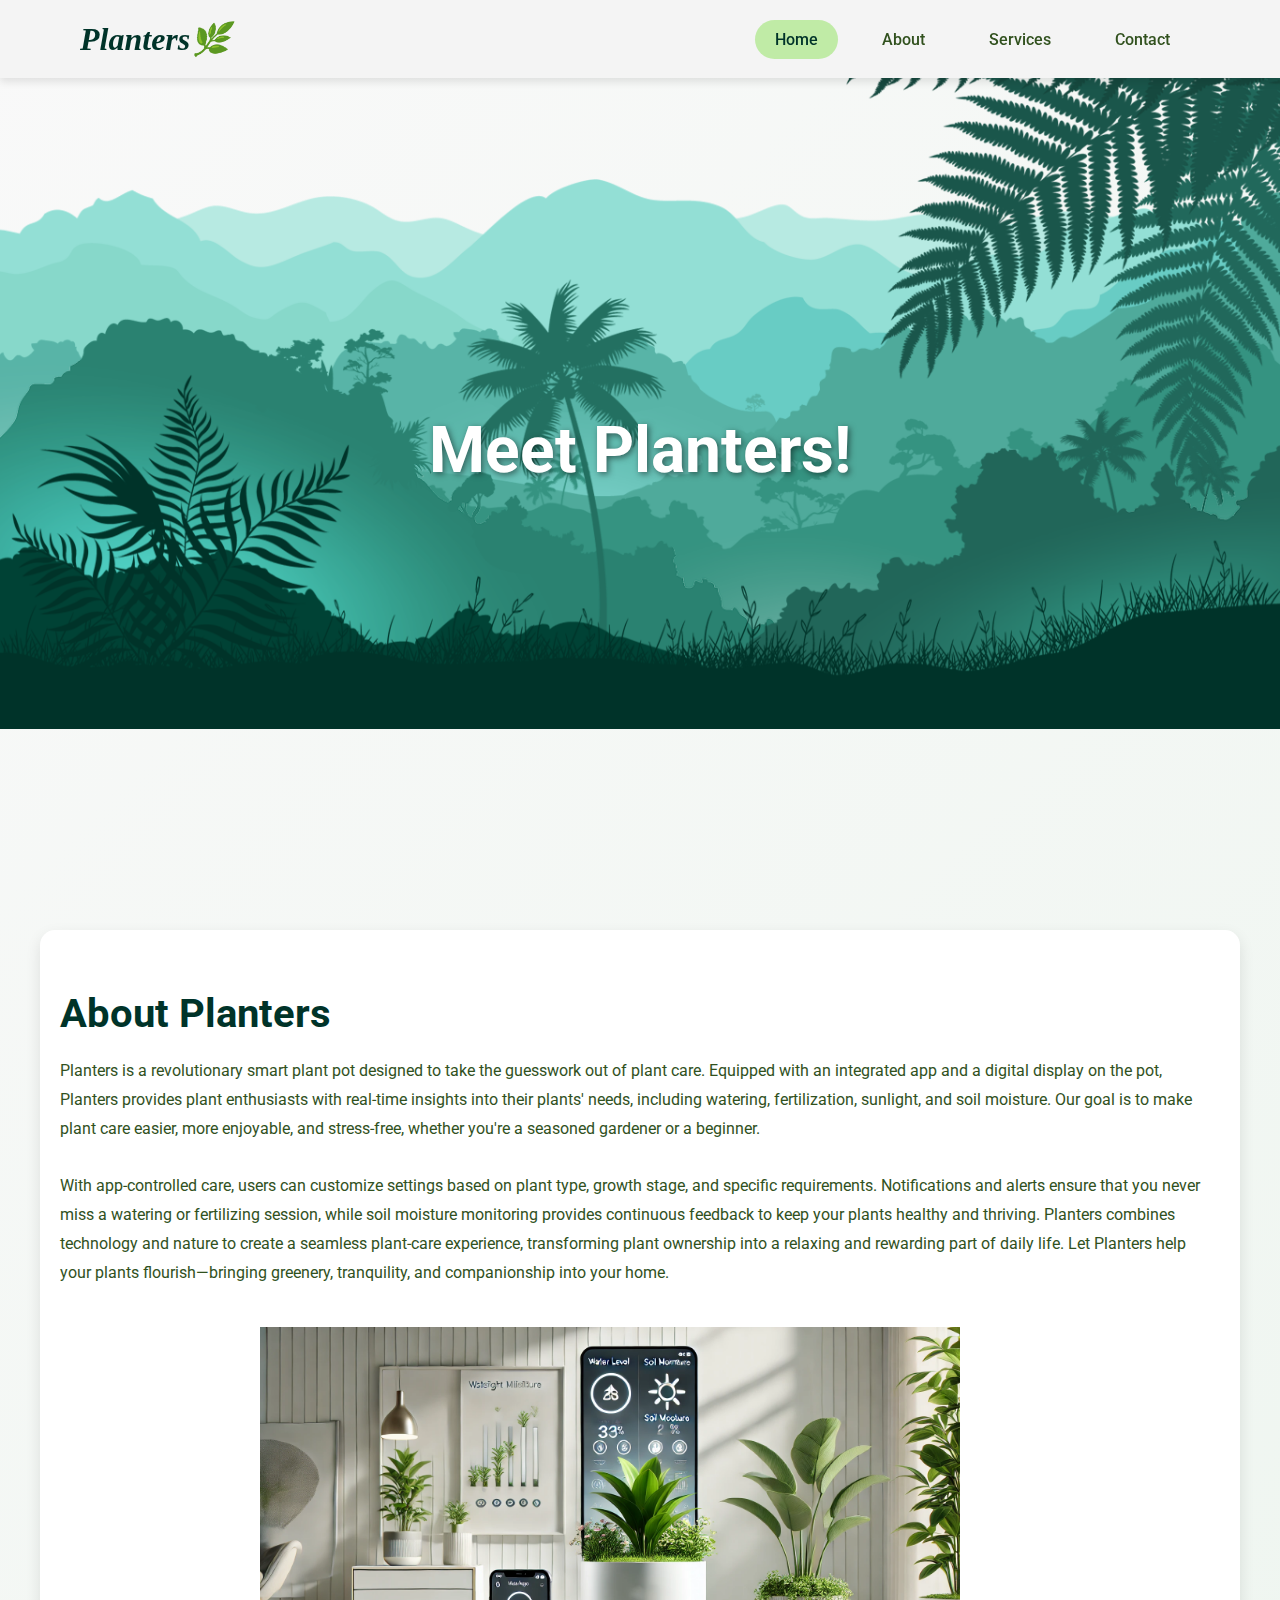
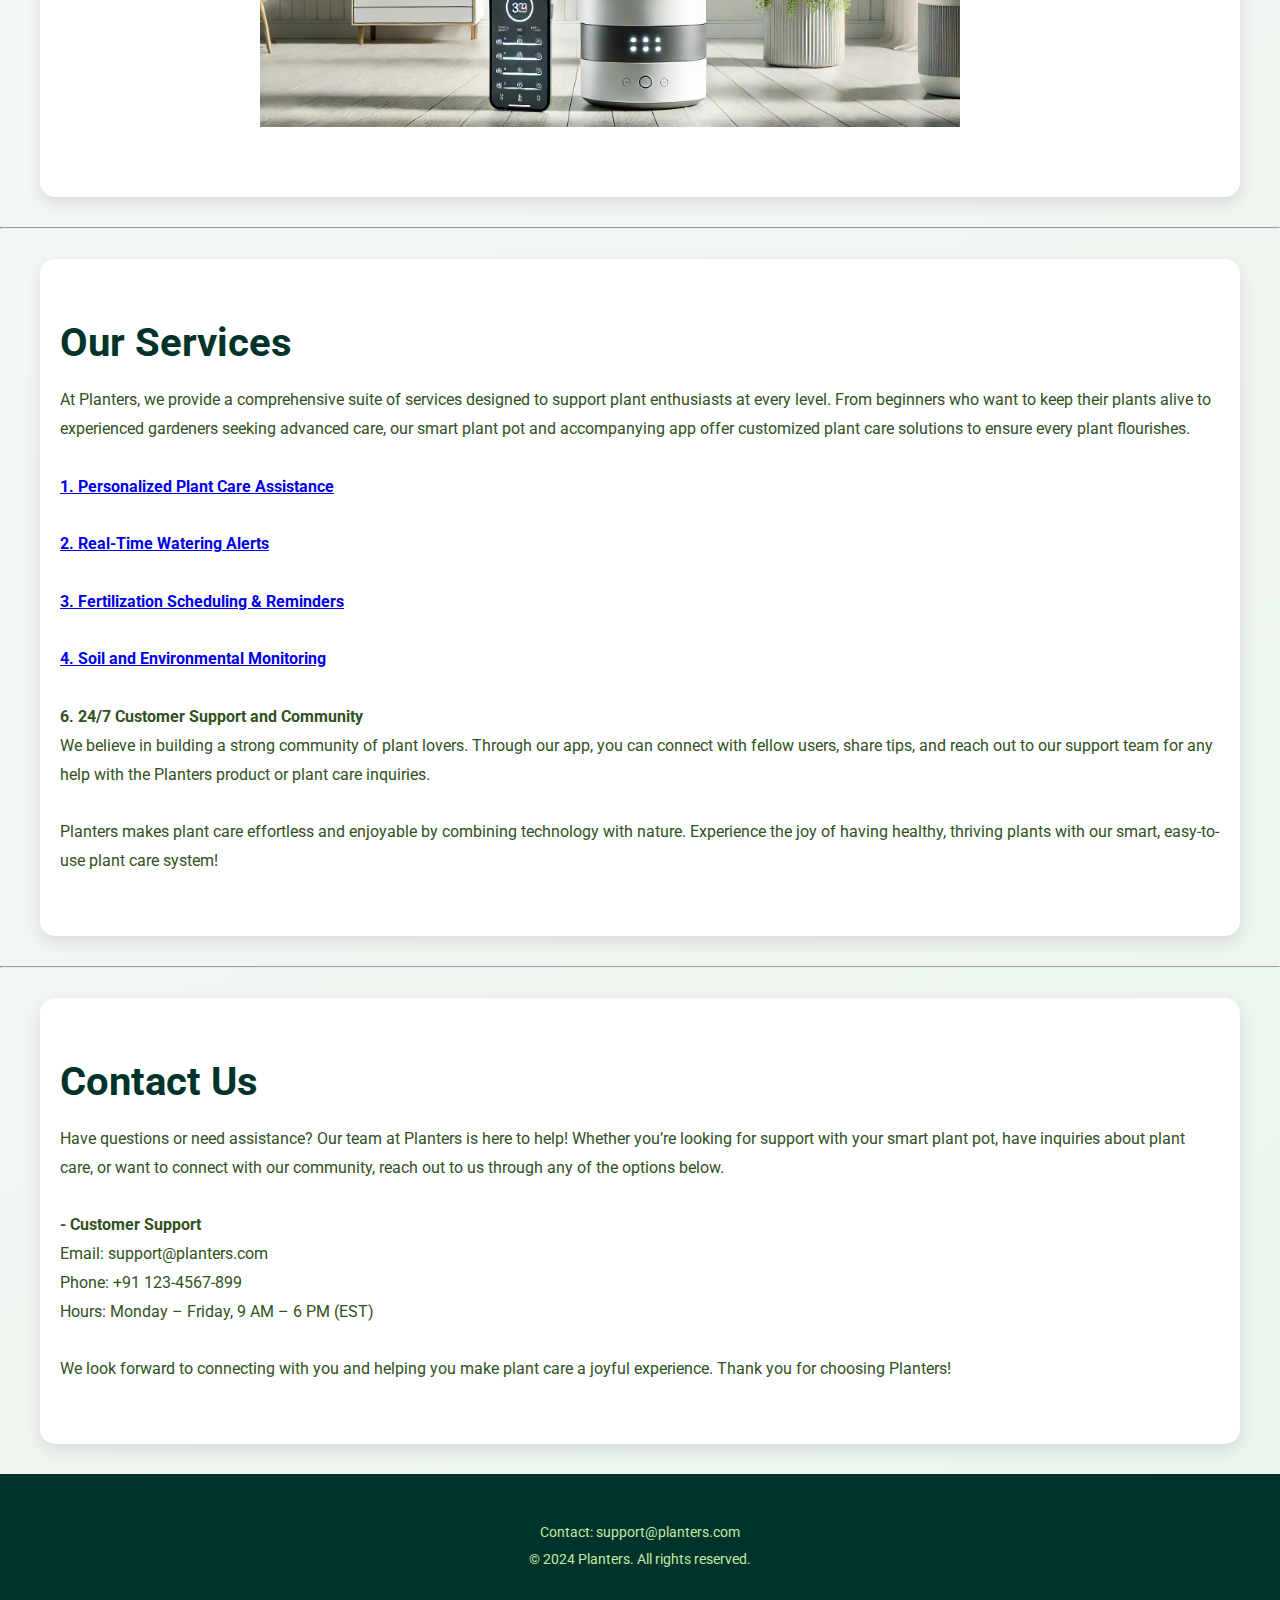
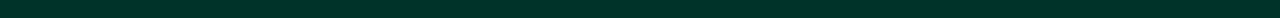
<file: index.html>
<!DOCTYPE html>
<html lang="en">
<head>
    <meta charset="UTF-8">
    <meta name="viewport" content="width=device-width, initial-scale=1.0">
    <title>Planters - Smart Pot</title>
    <link rel="stylesheet" href="style.css">
</head>
<body>
    <header>
        <h2 class="logo"> Planters🌿 </h2>
        <nav class="navigation">
            <a href="#Home" class="active">Home</a>
            <a href="#About">About</a>
            <a href="#Service">Services</a>
            <a href="#Contact">Contact</a>
        </nav>
    </header>

    <section class="parallax" id="Home">
        <img src="hill1.png" id="hill1">
        <img src="hill2.png" id="hill2">
        <img src="hill3.png" id="hill3">
        <img src="hill4.png" id="hill4">
        <img src="hill5.png" id="hill5">
        <img src="tree.png" id="tree">
        <h2 id="text">Meet Planters!</h2>
        <img src="leaf.png" id="leaf">
        <img src="plant.png" id="plant">
    </section>

    <section class="sec" id="About">
        <h2>About Planters</h2>
        <p>Planters is a revolutionary smart plant pot designed to take the guesswork out of plant care. Equipped with an integrated app and a digital display on the pot, Planters provides plant enthusiasts with real-time insights into their plants' needs, including watering, fertilization, sunlight, and soil moisture. Our goal is to make plant care easier, more enjoyable, and stress-free, whether you're a seasoned gardener or a beginner.<br><br>

        With app-controlled care, users can customize settings based on plant type, growth stage, and specific requirements. Notifications and alerts ensure that you never miss a watering or fertilizing session, while soil moisture monitoring provides continuous feedback to keep your plants healthy and thriving. Planters combines technology and nature to create a seamless plant-care experience, transforming plant ownership into a relaxing and rewarding part of daily life. Let Planters help your plants flourish—bringing greenery, tranquility, and companionship into your home.

        <img class="product_image" src="panel about.png" alt="product_image" height="400" >
    </p>
        
    </section>

    <hr>

    <section class="sec" id="Service">
        <h2>Our Services</h2>
        <p>
            At Planters, we provide a comprehensive suite of services designed to support plant enthusiasts at every level. From beginners who want to keep their plants alive to experienced gardeners seeking advanced care, our smart plant pot and accompanying app offer customized plant care solutions to ensure every plant flourishes.<br><br>
            
            <b><a href="PPCA.html">1. Personalized Plant Care Assistance</a></b><br><br>

            <b><a href="RTWA.html">2. Real-Time Watering Alerts</a></b><br><br>
    
            <b><a href="FSAR.html">3. Fertilization Scheduling & Reminders</a></b><br><br>
            
            <b><a href="SAEM.html">4. Soil and Environmental Monitoring</a></b><br><br>
            
            <b>6. 24/7 Customer Support and Community</b><br>
            We believe in building a strong community of plant lovers. Through our app, you can connect with fellow users, share tips, and reach out to our support team for any help with the Planters product or plant care inquiries.<br><br>
            
            Planters makes plant care effortless and enjoyable by combining technology with nature. Experience the joy of having healthy, thriving plants with our smart, easy-to-use plant care system!</p>
    </section>

    <hr>

    <section class="sec" id="Contact">
        <h2>Contact Us</h2>
        <p>
            Have questions or need assistance? Our team at Planters is here to help! Whether you’re looking for support with your smart plant pot, have inquiries about plant care, or want to connect with our community, reach out to us through any of the options below.<br><br>
            
            <b>- Customer Support</b><br>
            Email: support@planters.com<br>
            Phone: +91 123-4567-899<br>
            Hours: Monday – Friday, 9 AM – 6 PM (EST)<br><br>
            
            We look forward to connecting with you and helping you make plant care a joyful experience. Thank you for choosing Planters!</p>
    </section>

    <link rel="stylesheet" href="https://fonts.googleapis.com/css2?family=Roboto:wght@400;700&display=swap">

    <button id="scrollTopBtn" onclick="scrollToTop()">⬆️</button>

    <footer>
        <p>Contact: <a href="mailto:support@planters.com">support@planters.com</a></p>
        <p>&copy; 2024 Planters. All rights reserved.</p>
    </footer>

    <script src="script.js"></script>
</body>
</html>
</file>
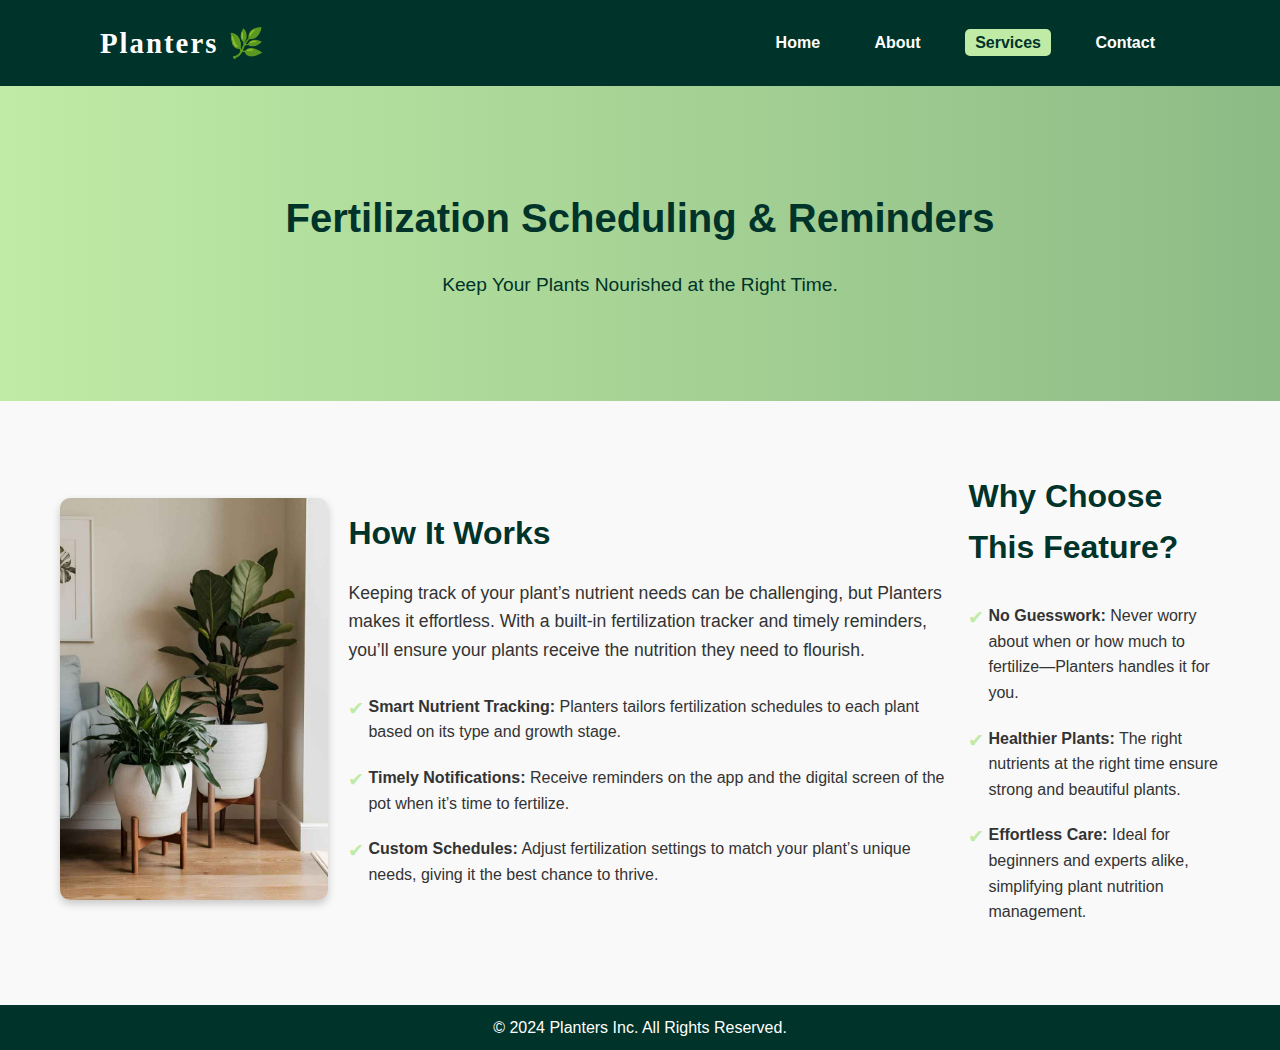
<file: FSAR.html>
<!DOCTYPE html>
<html lang="en">
<head>
    <meta charset="UTF-8">
    <meta name="viewport" content="width=device-width, initial-scale=1.0">
    <title>Personalized Plant Care Assistance</title>
    <link rel="stylesheet" href="styleservices.css">
</head>
<body>
    <header>
        <h2 class="logo">Planters 🌿</h2>
        <nav class="navigation">
            <a href="index.html">Home</a>
            <a href="index.html#About">About</a>
            <a href="index.html#Service" class="active">Services</a>
            <a href="index.html#Contact">Contact</a>
        </nav>
    </header>

    <section class="hero">
        <h1>Fertilization Scheduling & Reminders</h1>
        <p>Keep Your Plants Nourished at the Right Time.</p>
    </section>

    <section class="content">
        <div class="image-container">
            <img src="Plant1.jpg" alt="Plant">
        </div>
        <div class="text-container">
            <h2>How It Works</h2>
            <p>
                Keeping track of your plant’s nutrient needs can be challenging, but Planters makes it effortless. With a built-in fertilization tracker and timely reminders, you’ll ensure your plants receive the nutrition they need to flourish.
            </p>
            <ul>
                <li><b>Smart Nutrient Tracking:</b> Planters tailors fertilization schedules to each plant based on its type and growth stage.</li>
                <li><b>Timely Notifications:</b> Receive reminders on the app and the digital screen of the pot when it’s time to fertilize.</li>
                <li><b>Custom Schedules:</b> Adjust fertilization settings to match your plant’s unique needs, giving it the best chance to thrive.</li>
            </ul>
        </div>
        <div class="text-container">
            <h2>Why Choose This Feature?</h2>
            <ul>
                <li><b>No Guesswork:</b> Never worry about when or how much to fertilize—Planters handles it for you.</li>
                <li><b>Healthier Plants:</b> The right nutrients at the right time ensure strong and beautiful plants.</li>
                <li><b>Effortless Care:</b> Ideal for beginners and experts alike, simplifying plant nutrition management.</li>
            </ul>
        </div>
    </section>

    <footer>
        <p>&copy; 2024 Planters Inc. All Rights Reserved.</p>
    </footer>
</body>
</html>
</file>
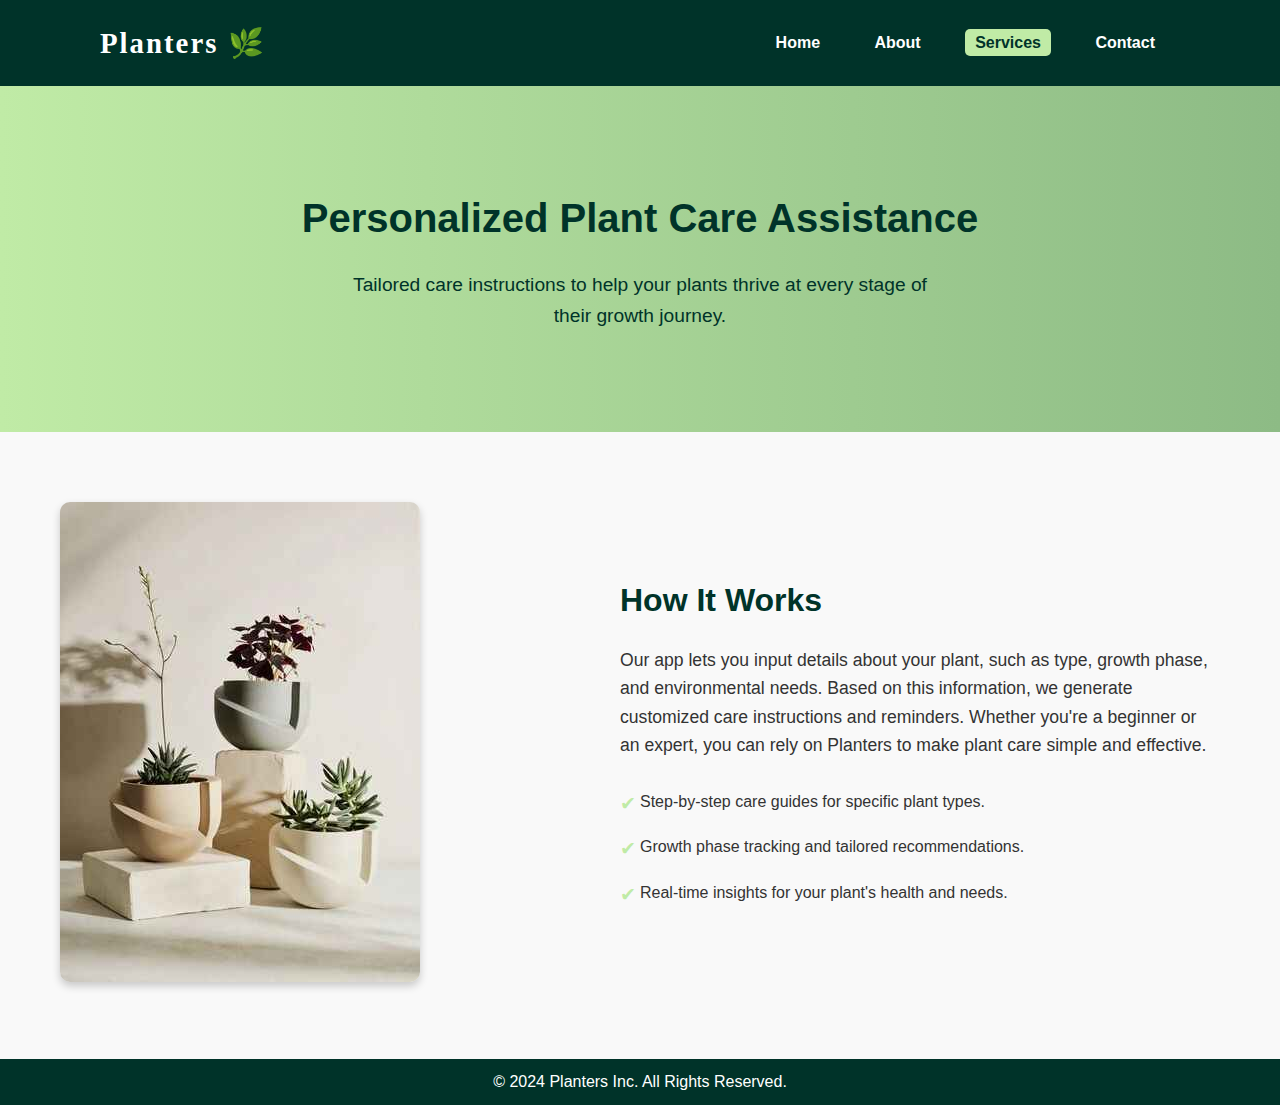
<file: PPCA.html>
<!DOCTYPE html>
<html lang="en">
<head>
    <meta charset="UTF-8">
    <meta name="viewport" content="width=device-width, initial-scale=1.0">
    <title>Personalized Plant Care Assistance</title>
    <link rel="stylesheet" href="styleservices.css">
</head>
<body>
    <header>
        <h2 class="logo">Planters 🌿</h2>
        <nav class="navigation">
            <a href="index.html">Home</a>
            <a href="index.html#About">About</a>
            <a href="index.html#Service" class="active">Services</a>
            <a href="index.html#Contact">Contact</a>
        </nav>
    </header>

    <section class="hero">
        <h1>Personalized Plant Care Assistance</h1>
        <p>Tailored care instructions to help your plants thrive at every stage of their growth journey.</p>
    </section>

    <section class="content">
        <div class="image-container">
            <img src="Plant3.jpg" alt="Plant">
        </div>
        <div class="text-container">
            <h2>How It Works</h2>
            <p>
                Our app lets you input details about your plant, such as type, growth phase, and environmental needs. Based on this information, we generate customized care instructions and reminders. Whether you're a beginner or an expert, you can rely on Planters to make plant care simple and effective.
            </p>
            <ul>
                <li>Step-by-step care guides for specific plant types.</li>
                <li>Growth phase tracking and tailored recommendations.</li>
                <li>Real-time insights for your plant's health and needs.</li>
            </ul>
        </div>
    </section>

    <footer>
        <p>&copy; 2024 Planters Inc. All Rights Reserved.</p>
    </footer>
</body>
</html>
</file>
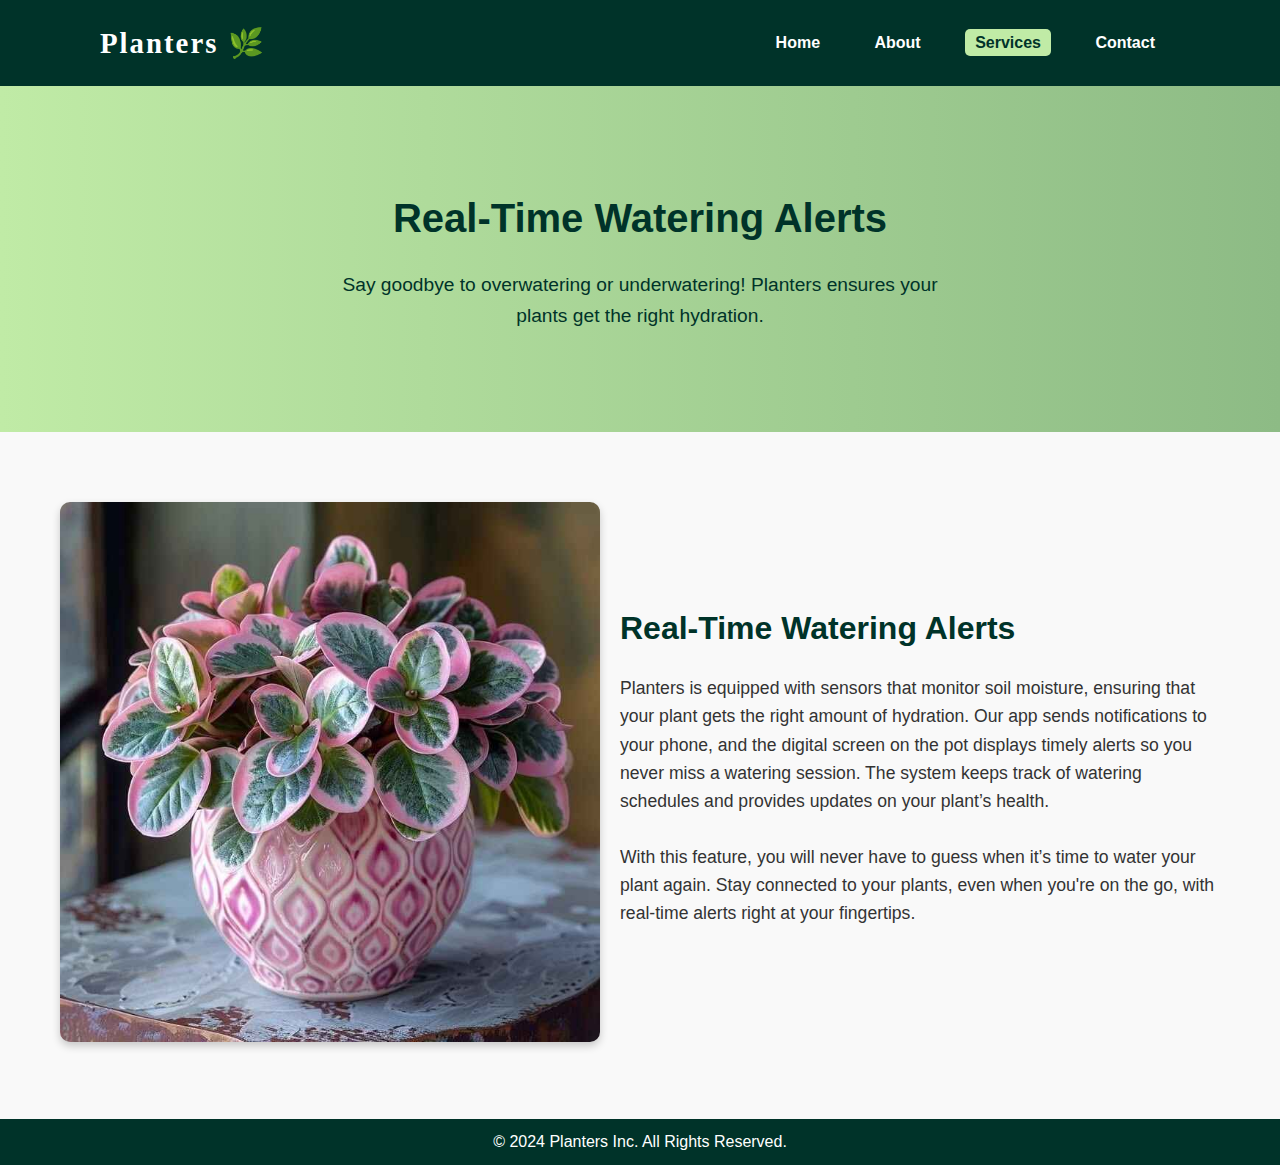
<file: RTWA.html>
<!DOCTYPE html>
<html lang="en">
<head>
    <meta charset="UTF-8">
    <meta name="viewport" content="width=device-width, initial-scale=1.0">
    <title>Personalized Plant Care Assistance</title>
    <link rel="stylesheet" href="styleservices.css">
</head>
<body>
    <header>
        <h2 class="logo">Planters 🌿</h2>
        <nav class="navigation">
            <a href="index.html">Home</a>
            <a href="index.html#About">About</a>
            <a href="index.html#Service" class="active">Services</a>
            <a href="index.html#Contact">Contact</a>
        </nav>
    </header>

    <section class="hero">
        <h1>Real-Time Watering Alerts</h1>
        <p>Say goodbye to overwatering or underwatering! Planters ensures your plants get the right hydration.</p>
    </section>

    <section class="content">
        <div class="image-container">
            <img src="Plant4.jpg" alt="Plant" >
        </div>
        <div class="text-container">
            <h2>Real-Time Watering Alerts</h2>
            <p>
                Planters is equipped with sensors that monitor soil moisture, ensuring that your plant gets the right amount of hydration. Our app sends notifications to your phone, and the digital screen on the pot displays timely alerts so you never miss a watering session. The system keeps track of watering schedules and provides updates on your plant’s health.<br><br>
                
                With this feature, you will never have to guess when it’s time to water your plant again. Stay connected to your plants, even when you're on the go, with real-time alerts right at your fingertips.
            </p>
        </div>
    </section>

    <footer>
        <p>&copy; 2024 Planters Inc. All Rights Reserved.</p>
    </footer>
</body>
</html>
</file>
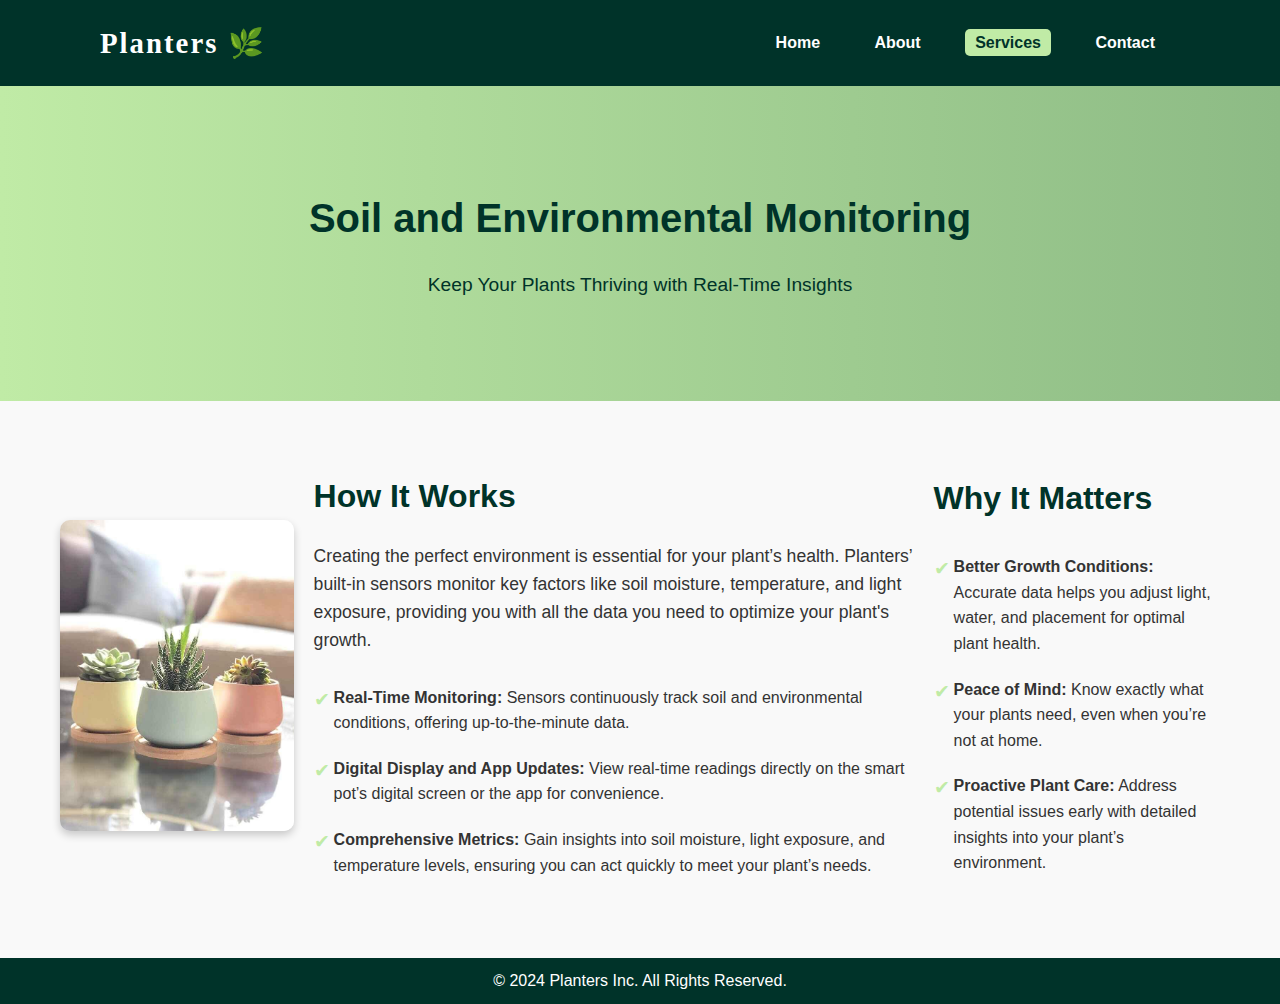
<file: SAEM.html>
<!DOCTYPE html>
<html lang="en">
<head>
    <meta charset="UTF-8">
    <meta name="viewport" content="width=device-width, initial-scale=1.0">
    <title>Personalized Plant Care Assistance</title>
    <link rel="stylesheet" href="styleservices.css">
</head>
<body>
    <header>
        <h2 class="logo">Planters 🌿</h2>
        <nav class="navigation">
            <a href="index.html">Home</a>
            <a href="index.html#About">About</a>
            <a href="index.html#Service" class="active">Services</a>
            <a href="index.html#Contact">Contact</a>
        </nav>
    </header>

    <section class="hero">
        <h1>Soil and Environmental Monitoring</h1>
        <p>Keep Your Plants Thriving with Real-Time Insights</p>
    </section>

    <section class="content">
        <div class="image-container">
            <img src="\Plant2.jpg" alt="Plant">
        </div>
        <div class="text-container">
            <h2>How It Works</h2>
            <p>
                Creating the perfect environment is essential for your plant’s health. Planters’ built-in sensors monitor key factors like soil moisture, temperature, and light exposure, providing you with all the data you need to optimize your plant's growth.
            </p>
            <ul>
                <li><b>Real-Time Monitoring:</b> Sensors continuously track soil and environmental conditions, offering up-to-the-minute data.</li>
                <li><b>Digital Display and App Updates:</b> View real-time readings directly on the smart pot’s digital screen or the app for convenience.</li>
                <li><b>Comprehensive Metrics:</b> Gain insights into soil moisture, light exposure, and temperature levels, ensuring you can act quickly to meet your plant’s needs.</li>
            </ul>
        </div>
        <div class="text-container">
            <h2>Why It Matters</h2>
            <ul>
                <li><b>Better Growth Conditions:</b> Accurate data helps you adjust light, water, and placement for optimal plant health.</li>
                <li><b>Peace of Mind:</b> Know exactly what your plants need, even when you’re not at home.</li>
                <li><b>Proactive Plant Care:</b>  Address potential issues early with detailed insights into your plant’s environment.</li>
            </ul>
        </div>
    </section>

    <footer>
        <p>&copy; 2024 Planters Inc. All Rights Reserved.</p>
    </footer>
</body>
</html>
</file>
<file: styleservices.css>
* {
    margin: 0;
    padding: 0;
    box-sizing: border-box;
    font-family: 'Arial', sans-serif;
}

body {
    background-color: #f9f9f9;
    color: #333;
    line-height: 1.6;
}

header {
    background-color: #003329;
    color: #fff;
    padding: 20px 100px;
    display: flex;
    justify-content: space-between;
    align-items: center;
}

.logo {
    font-size: 1.8em;
    font-weight: bold;
    letter-spacing: 2px;
    font-family: cursive;
}

.navigation a {
    color: #fff;
    text-decoration: none;
    margin: 0 15px;
    padding: 5px 10px;
    border-radius: 5px;
    font-weight: bold;
}

.navigation a:hover,
.navigation .active {
    background-color: #c0eba6;
    color: #003329;
}

.hero {
    background: linear-gradient(to right, #c0eba6, #8dbb85);
    color: #003329;
    text-align: center;
    padding: 100px 20px;
}

.hero h1 {
    font-size: 2.5em;
    margin-bottom: 20px;
}

.hero p {
    font-size: 1.2em;
    max-width: 600px;
    margin: 0 auto;
}

/* Content Section */
.content {
    display: flex;
    align-items: center;
    justify-content: space-between;
    margin: 50px auto;
    max-width: 1200px;
    padding: 20px;
}

.image-container img {
    max-width: 100%;
    border-radius: 10px;
    box-shadow: 0 4px 8px rgba(0, 0, 0, 0.2);
}

.text-container {
    max-width: 600px;
    margin-left: 20px;
}

.text-container h2 {
    font-size: 2em;
    color: #003329;
    margin-bottom: 20px;
}

.text-container p {
    font-size: 1.1em;
    margin-bottom: 20px;
}

.text-container ul {
    list-style: none;
    margin-left: 20px;
}

.text-container ul li {
    padding: 10px 0;
    position: relative;
}

.text-container ul li::before {
    content: '✔';
    color: #c0eba6;
    font-size: 1.2em;
    margin-right: 10px;
    position: absolute;
    left: -20px;
}

.btn {
    display: inline-block;
    background-color: #003329;
    color: #fff;
    text-decoration: none;
    padding: 10px 20px;
    border-radius: 5px;
    font-weight: bold;
}

.btn:hover {
    background-color: #c0eba6;
    color: #003329;
}

footer {
    text-align: center;
    background: #003329;
    color: #fff;
    padding: 10px 20px;
    margin-top: 50px;
}
</file>
<file: style.css>
/* Global Reset */
* {
    font-family: 'Roboto', sans-serif;
    margin: 0;
    padding: 0;
    box-sizing: border-box;
}

/* Smooth Scrolling */
html {
    scroll-behavior: smooth;
}

body {
    background: linear-gradient(135deg, #f9f9f9, #eaf4ec);
    min-height: 100vh;
    overflow-x: hidden;
    font-family: 'Roboto', sans-serif;
    color: #003329;
}

/* Header Styling */
header {
    position: fixed;
    top: 0;
    width: 100%;
    padding: 20px 80px;
    background: rgba(255, 255, 255, 0.9);
    box-shadow: 0 4px 8px rgba(0, 0, 0, 0.1);
    display: flex;
    justify-content: space-between;
    align-items: center;
    z-index: 1000;
    transition: background 0.3s ease, box-shadow 0.3s ease;
}

header:hover {
    background: #f4f4f4;
}

.logo {
    font-size: 2em;
    font-family: 'Georgia', serif;
    color: #003329;
    font-style: italic;
}

.navigation a {
    text-decoration: none;
    color: #31511E;
    padding: 10px 20px;
    margin: 0 10px;
    border-radius: 30px;
    font-weight: 500;
    transition: background 0.3s, color 0.3s;
}

.navigation a:hover, .navigation a.active {
    background: #C0EBA6;
    color: #003329;
}

/* Parallax Section */
.parallax {
    position: relative;
    display: flex;
    justify-content: center;
    align-items: center;
    height: 100vh;
    overflow: hidden;
    text-align: center;
}

.parallax img {
    position: absolute;
    width: 100%;
    top: 0;
    left: 0;
    object-fit: cover;
    transition: transform 0.5s ease-in-out;
}

.parallax img:hover {
    transform: scale(1.05);
}

#text {
    position: absolute;
    z-index: 10;
    font-size: 4rem;
    color: #ffffff;
    text-shadow: 2px 2px 6px rgba(0, 0, 0, 0.5);
}

/* Section Styling */
.sec {
    padding: 60px 20px;
    margin: 30px auto;
    background: #ffffff;
    border-radius: 15px;
    box-shadow: 0 6px 15px rgba(0, 0, 0, 0.1);
    max-width: 1200px;
    transition: transform 0.3s ease, box-shadow 0.3s ease;
}

.sec:hover {
    transform: translateY(-10px);
    box-shadow: 0 10px 20px rgba(0, 0, 0, 0.2);
}

.sec h2 {
    font-size: 2.5rem;
    margin-bottom: 20px;
    color: #003329;
}

.sec p {
    font-size: 1rem;
    line-height: 1.8;
    color: #31511E;
}

/* Button Styling */
button {
    display: inline-block;
    padding: 12px 25px;
    font-size: 1rem;
    font-weight: 600;
    color: #ffffff;
    background-color: #31511E;
    border: none;
    border-radius: 30px;
    cursor: pointer;
    box-shadow: 0 4px 10px rgba(0, 0, 0, 0.2);
    transition: transform 0.3s ease, background 0.3s ease, box-shadow 0.3s ease;
}

button:hover {
    background-color: #C0EBA6;
    color: #31511E;
    transform: scale(1.05);
    box-shadow: 0 6px 15px rgba(0, 0, 0, 0.3);
}

button:active {
    transform: scale(1);
    box-shadow: 0 4px 10px rgba(0, 0, 0, 0.2);
}

/* Footer Styling */
footer {
    padding: 40px;
    background: #003329;
    color: #C0EBA6;
    text-align: center;
}

footer p {
    margin: 10px 0;
    font-size: 0.9rem;
}

footer a {
    color: #C0EBA6;
    text-decoration: none;
    transition: color 0.3s ease;
}

footer a:hover {
    color: #A5D88C;
}

/* Scroll to Top Button */
#scrollTopBtn {
    position: fixed;
    bottom: 30px;
    right: 30px;
    display: none;
    background-color: #C0EBA6;
    color: #003329;
    border: none;
    border-radius: 50%;
    padding: 15px;
    font-size: 1.5rem;
    cursor: pointer;
    transition: transform 0.3s ease, background 0.3s ease;
    box-shadow: 0 4px 10px rgba(0, 0, 0, 0.2);
}

#scrollTopBtn:hover {
    background-color: #A5D88C;
    transform: scale(1.1);
}

section {
    scroll-margin-top: 80px; /* Adjust based on your header height */
}


.product_image{
    margin-left: 200px;
    margin-top: 40px;
}
</file>
